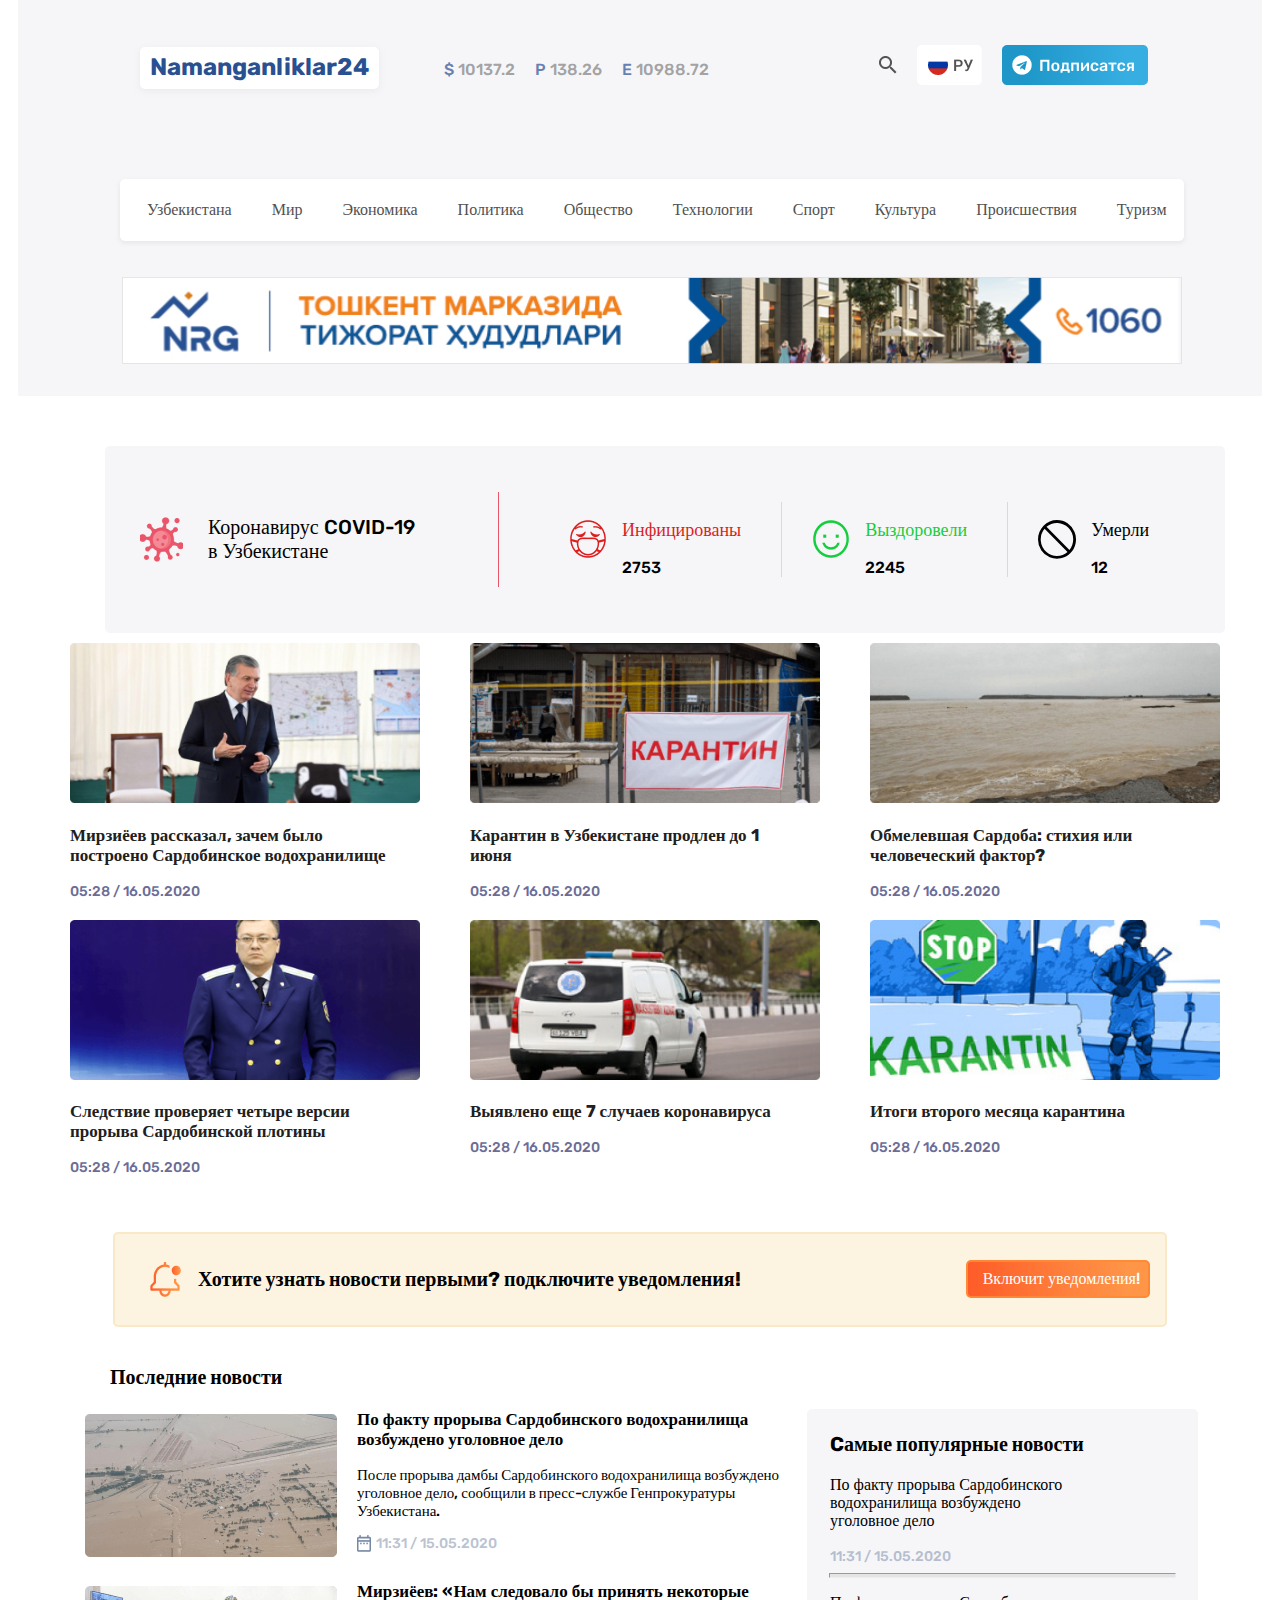
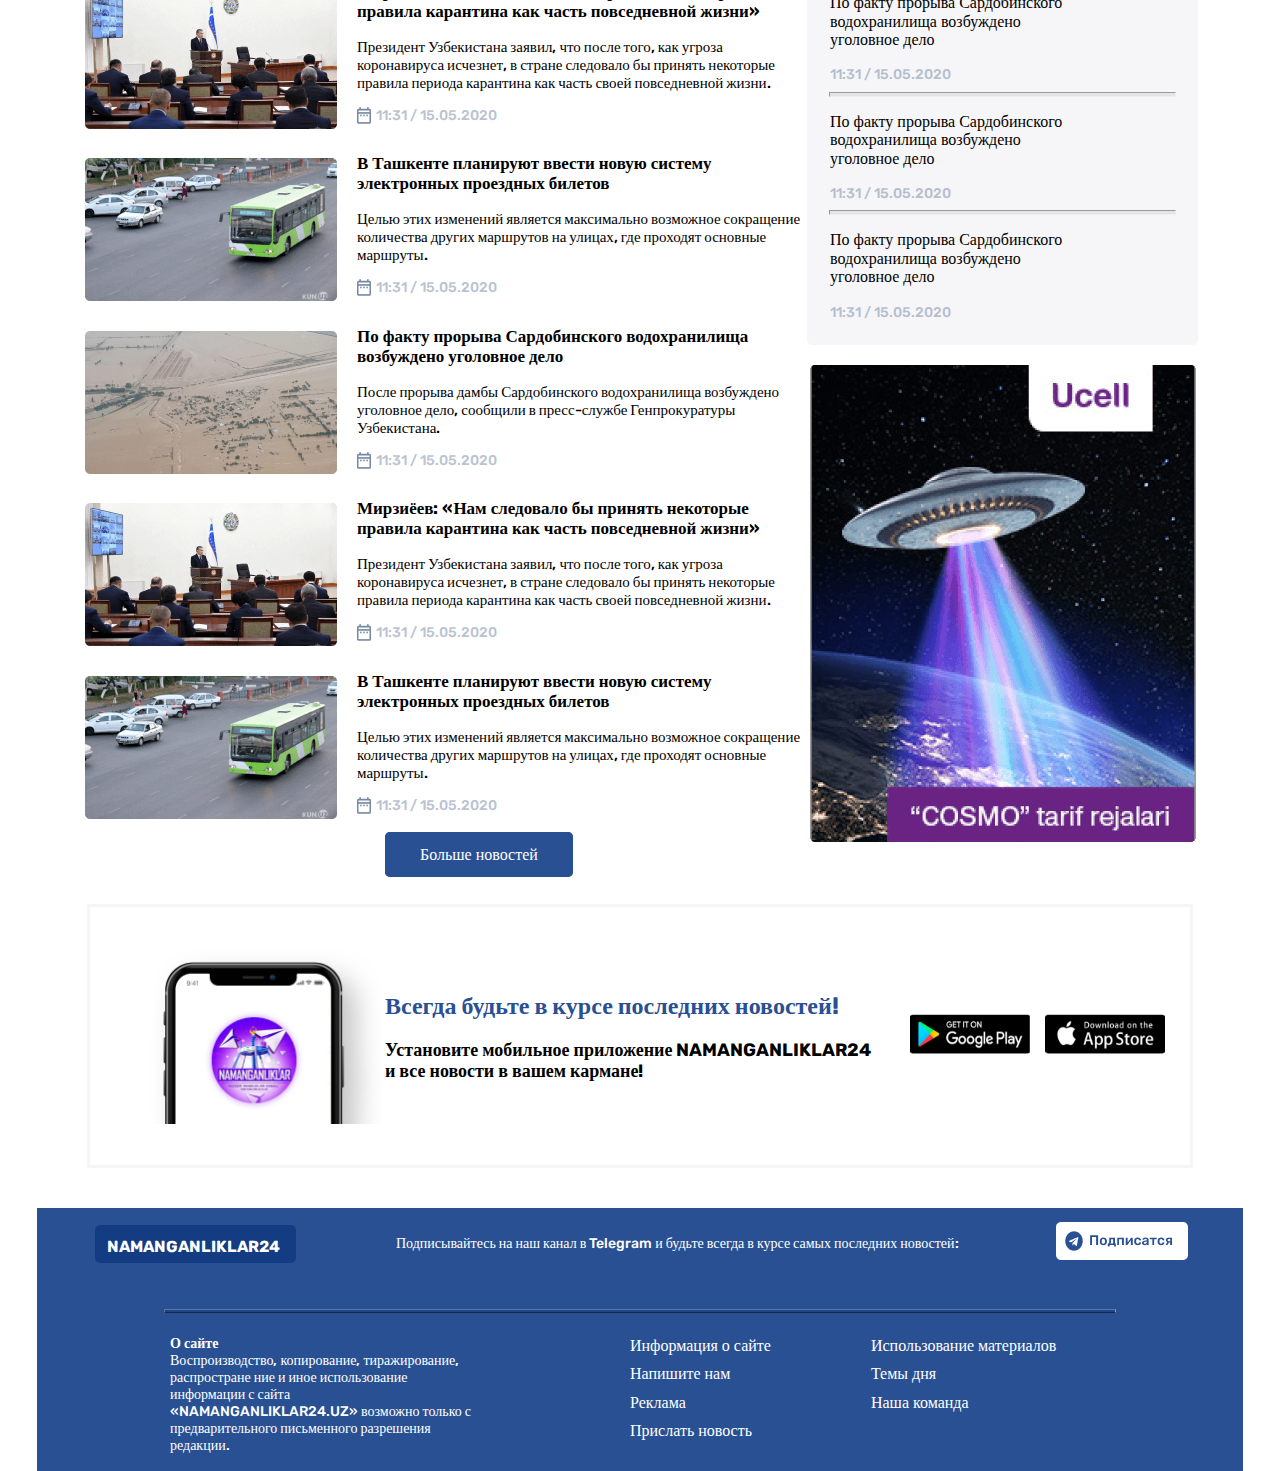
<file: index.html>
<!DOCTYPE html>
<html lang="en">
<head>
    <meta charset="UTF-8">
    <meta http-equiv="X-UA-Compatible" content="IE=edge">
    <meta name="viewport" content="width=device-width, initial-scale=1.0">
    <title>Namanganliklar</title>
    <link rel="stylesheet" href="css/normalize.css">
    <link rel="stylesheet" href="css/minifer.css">
</head>
<body>
        <header class="header-contant rectangle-container">
            <div class="rectangle rectangle-container">
            
                <h2 class="rectangle-title">
                    Namanganliklar24
                </h2>
                <div class="rectangle-list">
                    <ul class="rectangle-text">
                        <li class="rectangle-text-list">
                            <span class="rectangle-items">$</span> 10137.2
                        </li>
                        <li class="rectangle-text-list">
                            <span class="rectangle-items">P</span> 138.26
                        </li>
                        <li class="rectangle-text-list">
                            <span class="rectangle-items">E</span> 10988.72
                        </li>
                    </ul>
                </div>
                
                 
                    <img class="img-rectangle lupa" src="img/lupa.png.png" alt="lupa.png">
                
                    <img class="img-rectangle" src="img/rus-flag.1x.png" alt="language" 
                    srcset="img/rus-flag.1x.png, img/rus-flag.2x.png">
    
                    <img class="img-rectangle" src="img/telegramm-link.1x.png" alt="telegramm-link" 
                    srcset="img/telegramm-link.1x.png, img/telegramm-link.2x.png">
                 
            </div>
    
            <nav>
                <div class="container-mir">
                    <ul class="list-mir">
                        <li class="mir-items">
                            <a class="mir-link uzbekistan" href="#">Узбекистана</a>
                        </li>
                        <li class="mir-items">
                            <a class="mir-link" href="#"> Мир </a>
                        </li>
                        <li class="mir-items"> 
                           <a class="mir-link" href="#"> Экономика</a>
                        </li>
                        <li class="mir-items"> 
                            <a class="mir-link" href="#">Политика </a>
                        </li>
                        <li class="mir-items"> 
                            <a class="mir-link" href="#">Общество</a>
                        </li>
                        <li class="mir-items">
                            <a class="mir-link" href="#">Технологии</a>
                        </li>
                        <li class="mir-items">
                            <a class="mir-link" href="#">Спорт</a>
                        </li>
                        <li class="mir-items">
                            <a class="mir-link" href="#"> Культура </a>
                        </li>
                        <li class="mir-items">
                            <a class="mir-link" href="#"> Происшествия </a>
                        </li>
                        <li class="mir-items">
                            <a class="mir-link" href="#"> Туризм </a>
                        </li>
                    </ul>
                </div>
            </nav>
            <aside class="container-img">
                    <a href="#">
                     <img class="reklama-img" src="img/reklama-banner.svg" alt="banner">
                    </a>
            </aside>
        </header>

        <main>
            <section>
                <div class="info">
                    <div class="container">
                        <div class="info-content">
                            <div class="info-title-wrapper">
                                <img class="info-img" src="img/covid.png" alt="covid-img">
                                <p class="info-title">
                                   Коронавирус COVID-19
                                   в Узбекистане
                                </p>
                                <ul class="info-list">
                                    <li class="info-list-item">
                                        <img class="info-list-img" src="img/virus.png" alt="virus">
                                        <div class="info-list-content-wrapper">
                                            <p class="info-list-content-title red-text">
                                               Инфицированы                                   
                                            </p>
                                            <span class="info-list-content-num">
                                                   2753
                                            </span>
                                        </div>
                                    </li>
                                    <li class="info-list-item">
                                        <img class="info-list-img" src="img/smayler.png" alt="smayler">
                                        <div class="info-list-content-wrapper">
                                            <p class="info-list-content-title green-text">
                                               Выздоровели
                                            </p>
                                            <span class="info-list-content-num">
                                                   2245
                                            </span>
                                        </div>
                                    </li>
                                    <li class="info-list-item">
                                        <img class="info-list-img" src="img/umer.svg" alt="ummer-img">
                                        <div class="info-list-content-wrapper">
                                            <p class="info-list-content-title">
                                               Умерли
                                            </p>
                                            <span class="info-list-content-num">
                                                   12
                                            </span>
                                        </div>
                                    </li>
                                </ul>
                            </div>
                        </div>
                </div>
            </div>
        </section>
    
        <section>
            <div class="contant-info container-info">
                <div>
                    <div class="contant-list">
                        <img class="contant-img prezident-img" src="img/prezident.jpg" alt="img" 
                        width="350" 
                        height="160">
                        <p class="contant-text prezident-text">
                            Мирзиёев рассказал, зачем было построено Сардобинское водохранилище
                        </p>
                        <span class="contant-num year">
                            05:28 / 16.05.2020
                        </span>
                    </div>
                </div>
                <div>
                    <div class="contant-list">
                        <img class="contant-img" src="img/karantin-01.png" alt="img" 
                        width="350" 
                        height="160">
                        <p class="contant-text">
                            Карантин в Узбекистане продлен до 1 июня
                        </p>
                        <span class="contant-num">
                            05:28 / 16.05.2020
                        </span>
                    </div>
                </div>
                <div>
                    <div class="contant-list">
                        <img class="contant-img" src="img/sardoba -01.png" alt="img" 
                        width="350" 
                        height="160">
                        <p class="contant-text sardoba-text">
                            Обмелевшая Сардоба: стихия или человеческий фактор?
                        </p>
                        <span class="contant-num">
                            05:28 / 16.05.2020
                        </span>
                    </div>
                </div>
        
                </div>
        
                <div class="contant-info container-info">
                    <div>
                        <div class="contant-list">
                            <img class="contant-img prezident-img" src="img/prokuror (1).png" alt="img" 
                            width="350" 
                            height="160">
                            <p class="contant-text prezident-text">
                                Следствие проверяет четыре версии прорыва Сардобинской плотины
                            </p>
                            <span class="contant-num year">
                                05:28 / 16.05.2020
                            </span>
                        </div>
                    </div>
                    <div>
                        <div class="contant-list">
                            <img class="contant-img" src="img/tez-yordam (1).jpg" alt="img" 
                            width="350" 
                            height="160">
                            <p class="contant-text">
                                Выявлено еще 7 случаев коронавируса
                            </p>
                            <span class="contant-num">
                                05:28 / 16.05.2020
                            </span>
                        </div>
                    </div>
                    <div>
                        <div class="contant-list">
                            <img class="contant-img" src="img/stop-karantin (1).jpg" alt="img" 
                            width="350" 
                            height="160">
                            <p class="contant-text sardoba-text">
                                Итоги второго месяца карантина
                            </p>
                            <span class="contant-num">
                                05:28 / 16.05.2020
                            </span>
                        </div>
                    </div>
                </div>
        </section>
            
           <section>
            <div class="icon-contant icon-container">
                <img class="icon-img" src="img/Qongiroq-icon.png" alt="icon-img">
                
                  <p class="icon-text">
                    Хотите узнать новости первыми? подключите уведомления!
                 </p>
    
                <a class="icon-link" href="list.html">Включит  уведомления!</a>
            </div>
    
           <div class="novosti-container">
                <h3 class="items-text">
                      Последние новости
                </h3>
           </div>
        </section>
            
        <section>
            <div class="outline-about container-father">
                <div>
                   <div class="father-contant container-father">
                     <div>
                         <img class="message-img" src="img/world.png" alt="img">
                     </div>
                     <div class="father-wrapper">
                        <p class="father-wrapper-text">
                             По факту прорыва Сардобинского водохранилища возбуждено уголовное дело
                         </p>
                         <p class="father-wrapper-paragraph">
                             После прорыва дамбы Сардобинского водохранилища возбуждено
                              уголовное дело, сообщили в пресс-службе Генпрокуратуры Узбекистана.
                         </p>
                         <div class="vector-wrapper">
                             <img class="vector-img" src="img/Vector (3).png" alt="img">
                             <span class="vector-num">
                                 11:31 / 15.05.2020
                             </span>
                         </div>
                     </div>
                 </div>
                 
                 
                 <div class="father-contant container-father">
                     <div>
                         <img class="message-img" src="img/majlis.png" alt="img">
                     </div>
                     <div class="father-wrapper">
                        <p class="father-wrapper-text">
                         Мирзиёев: «Нам следовало бы принять некоторые правила 
                         карантина как часть повседневной жизни»                
                         </p>
                         <p class="father-wrapper-paragraph">
                             Президент Узбекистана заявил, что после того, как угроза коронавируса исчезнет, в стране 
                             следовало бы принять некоторые правила периода карантина как часть своей повседневной жизни.
                         </p>
                         <div class="vector-wrapper">
                             <img class="vector-img" src="img/Vector (3).png" alt="img">
                             <span class="vector-num">
                                 11:31 / 15.05.2020
                             </span>
                         </div>
                     </div>
                 </div>
         
                 
                 <div class="father-contant container-father">
                     <div>
                         <img class="message-img" src="img/street.png" alt="img">
                     </div>
                     <div class="father-wrapper">
                        <p class="father-wrapper-text">
                         В Ташкенте планируют ввести новую систему электронных проездных билетов
                         </p>
                         <p class="father-wrapper-paragraph">
                             Целью этих изменений является максимально возможное сокращение количества 
                             других маршрутов на улицах, где проходят основные маршруты.
                         </p>
                         <div class="vector-wrapper">
                             <img class="vector-img" src="img/Vector (3).png" alt="img">
                             <span class="vector-num">
                                 11:31 / 15.05.2020
                             </span>
                         </div>
                     </div>
                 </div>
       
                 <div class="father-contant container-father">
                   <div>
                       <img class="message-img" src="img/world.png" alt="img">
                   </div>
                   <div class="father-wrapper">
                      <p class="father-wrapper-text">
                           По факту прорыва Сардобинского водохранилища возбуждено уголовное дело
                       </p>
                       <p class="father-wrapper-paragraph">
                           После прорыва дамбы Сардобинского водохранилища возбуждено
                            уголовное дело, сообщили в пресс-службе Генпрокуратуры Узбекистана.
                       </p>
                       <div class="vector-wrapper">
                           <img class="vector-img" src="img/Vector (3).png" alt="img">
                           <span class="vector-num">
                               11:31 / 15.05.2020
                           </span>
                       </div>
                   </div>
               </div>
               
               
               <div class="father-contant container-father">
                   <div>
                       <img class="message-img" src="img/majlis.png" alt="img">
                   </div>
                   <div class="father-wrapper">
                      <p class="father-wrapper-text">
                       Мирзиёев: «Нам следовало бы принять некоторые правила 
                       карантина как часть повседневной жизни»                
                       </p>
                       <p class="father-wrapper-paragraph">
                           Президент Узбекистана заявил, что после того, как угроза коронавируса исчезнет, в стране 
                           следовало бы принять некоторые правила периода карантина как часть своей повседневной жизни.
                       </p>
                       <div class="vector-wrapper">
                           <img class="vector-img" src="img/Vector (3).png" alt="img">
                           <span class="vector-num">
                               11:31 / 15.05.2020
                           </span>
                       </div>
                   </div>
               </div>
       
               
               <div class="father-contant container-father">
                   <div>
                       <img class="message-img" src="img/street.png" alt="img">
                   </div>
                   <div class="father-wrapper">
                      <p class="father-wrapper-text">
                       В Ташкенте планируют ввести новую систему электронных проездных билетов
                       </p>
                       <p class="father-wrapper-paragraph">
                           Целью этих изменений является максимально возможное сокращение количества 
                           других маршрутов на улицах, где проходят основные маршруты.
                       </p>
                       <div class="vector-wrapper">
                           <img class="vector-img" src="img/Vector (3).png" alt="img">
                           <span class="vector-num">
                               11:31 / 15.05.2020
                           </span>
                       </div>
                   </div>
               </div>
                 </div>
                 
                 <div>
                   <div class="about-reference">
                       <h3 class="reference-title">
                           Cамые популярные новости
                       </h3>
                       <p class="reference-text">
                           По факту прорыва Сардобинского водохранилища 
                           возбуждено уголовное дело
                       </p>
                       <span class="reference-date">
                           11:31 / 15.05.2020
                       </span>
                       <hr class="reference-solid">
                       <p class="reference-text">
                           По факту прорыва Сардобинского водохранилища возбуждено уголовное дело
                       </p>
                       <span class="reference-date">
                           11:31 / 15.05.2020
                       </span>
                       <hr class="reference-solid">
                       <p class="reference-text">
                           По факту прорыва Сардобинского водохранилища возбуждено уголовное дело
                       </p>
                       <span class="reference-date">
                           11:31 / 15.05.2020
                       </span>
                       <hr class="reference-solid">
                       <p class="reference-text">
                           По факту прорыва Сардобинского водохранилища возбуждено уголовное дело
                       </p>
                       <span class="reference-date">
                           11:31 / 15.05.2020
                       </span>
                   </div>
                   <aside class="img-about">
                    <img src="img/ucell-company.png" alt="ucell-img">
                </aside>
                </div>
           </div>
        </section>
    
           <div class="link container-link">
               <a class="message-link" href="#">Больше новостей</a>
           </div>
    
          <section>
            <div class="reklama-content container-items">
                <img class="phone-img" src="img/telephone.png" alt="phone-img" 
                width="235" 
                height="175">
     
                <div>
                 <h2 class="title-items">
                     Всегда будьте в курсе последних новостей!
                    </h2>
                    <p class="paragraph-items">
                     Установите мобильное приложение <span class="about-namang">Namanganliklar24</span>
                     и все новости в вашем кармане!
                    </p>
                </div>
                 <a href="#">
                     <img class="play-img" src="img/googleplay.png" alt="play-img" 
                     width="120" 
                     height="40">
                 </a>
                 <a href="#">
                     <img src="img/appstore.png" alt="play-img"
                     width="120" 
                     height="40">
                 </a>
            </div>
          </section>
        </main>

       <footer>
                <div class="sayt-wrapper container-sayt">
                   <div class="about-sayt">
                    <h2 class="sayt-title">
                        NAMANGANLIKLAR24
                    </h2>
                    <p class="sayt-paragraph">
                        Подписывайтесь на наш канал в Telegram и будьте всегда в курсе самых последних новостей:
                    </p>
                    
                    <a href="#">
                        <img src="img/telegramm-link.png" alt="img">
                    </a>
                   </div>
                   
                   <hr class="sayt-solid">
                   
                   <div class="sayt-contant">
                            <p class="items-paragraph">
                                <span class="items">О сайте </span>
                                Воспроизводство, копирование, тиражирование, распростране ние и иное использование информации с сайта 
                                «NAMANGANLIKLAR24.UZ» возможно только с предварительного письменного разрешения редакции.
                            </p>
                            <ul class="sayt-list">
                                <li class="sayt-list-wrapper">
                                    <a class="sayt-list-link" href="#">Информация о сайте </a>
                                </li>
                                <li class="sayt-list-wrapper">
                                    <a class="sayt-list-link" href="#">Напишите нам </a>
                                </li>
                                <li class="sayt-list-wrapper">
                                    <a class="sayt-list-link" href="#">Реклама </a>
                                </li>
                                <li class="sayt-list-wrapper">
                                    <a class="sayt-list-link" href="#">Прислать новость </a>
                                </li>
                            </ul>

                            <ul class="sayt-list">
                                <li class="sayt-list-wrapper">
                                    <a class="sayt-list-items" href="#">Использование материалов</a>
                                </li>
                                <li class="sayt-list-wrapper">
                                    <a class="sayt-list-items" href="#"> Темы дня</a>
                                </li>
                                <li class="sayt-list-wrapper">
                                    <a class="sayt-list-items" href="#">  Наша команда</a>
                                </li>
                            </ul>
                    </div>
                </div>
        </footer>
        
</body>
</html>
</file>
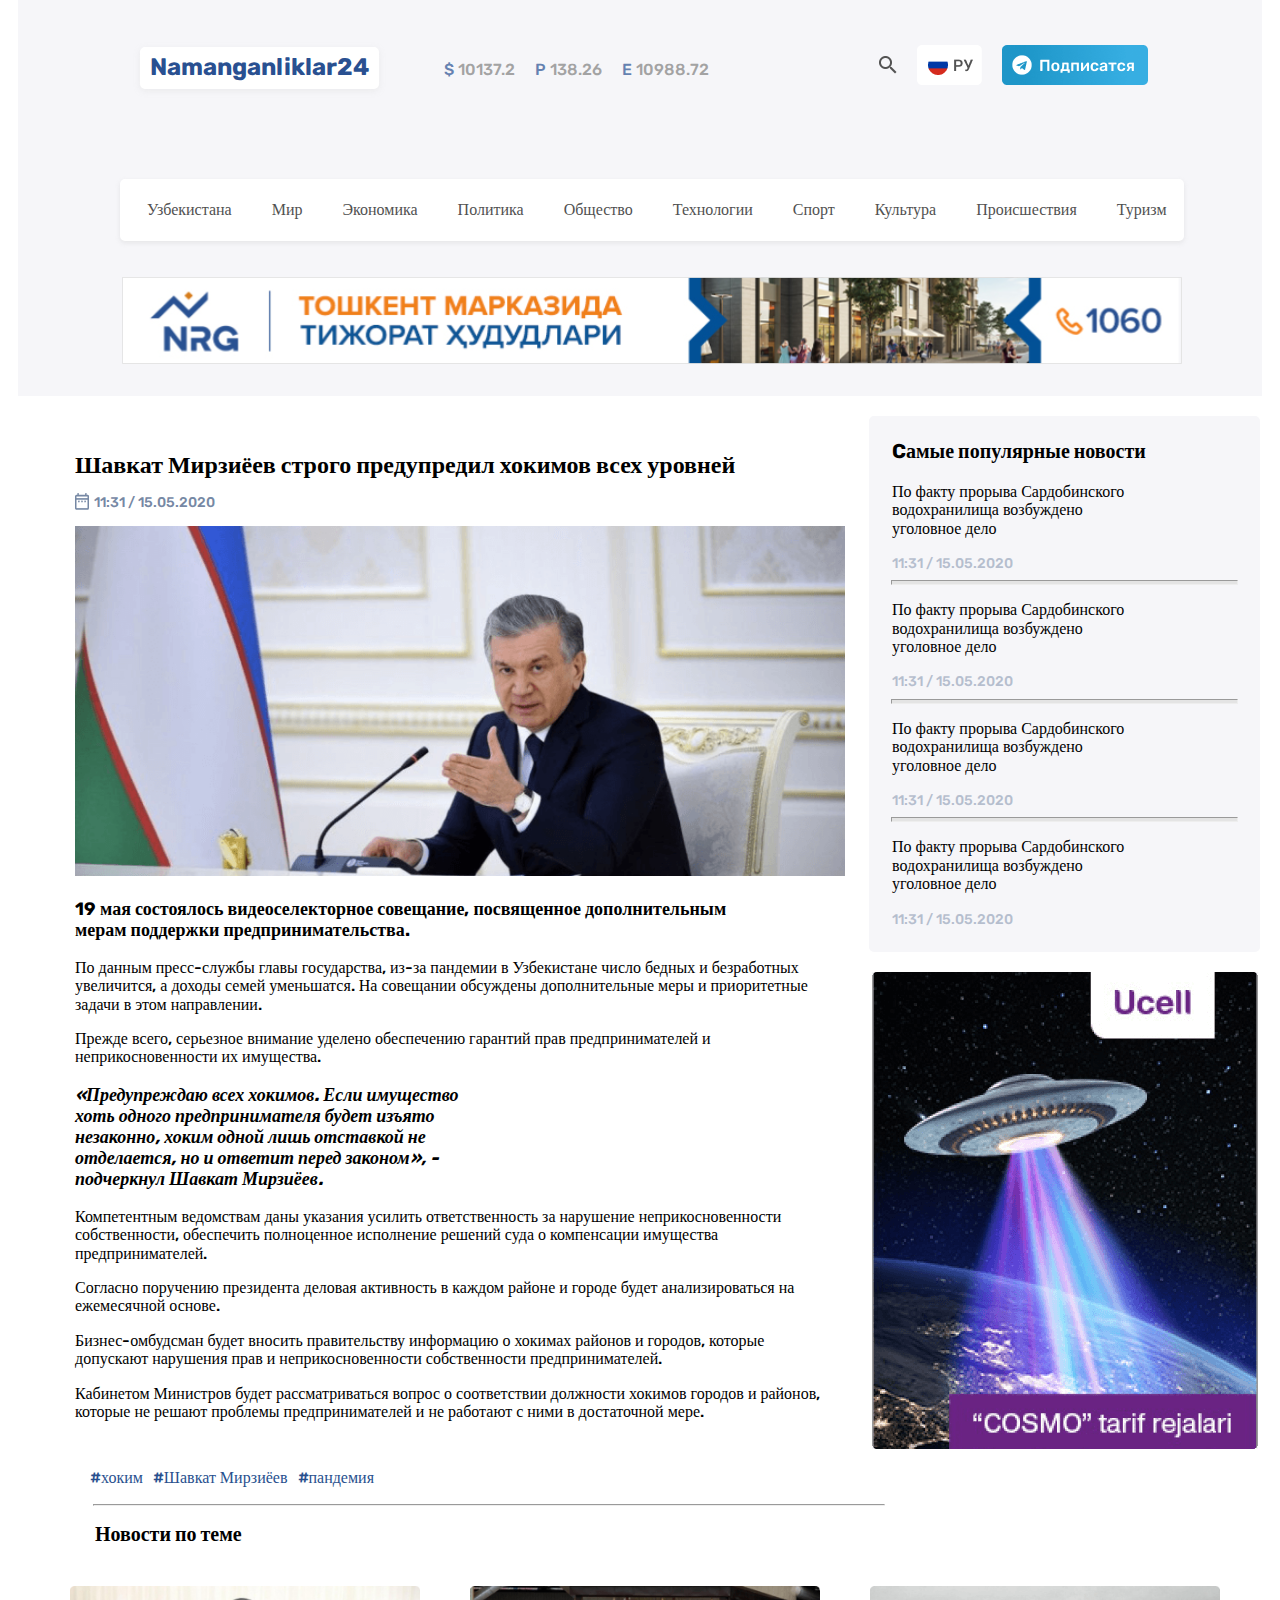
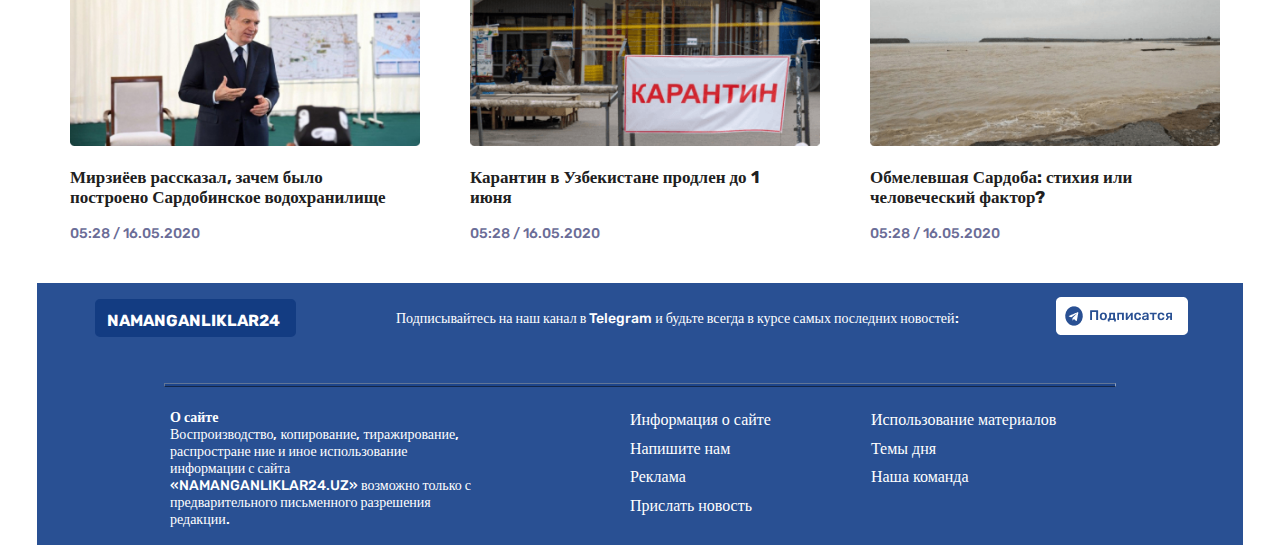
<file: article.html>
<!DOCTYPE html>
<html lang="en">
<head>
    <meta charset="UTF-8">
    <meta http-equiv="X-UA-Compatible" content="IE=edge">
    <meta name="viewport" content="width=device-width, initial-scale=1.0">
    <title>Article</title>
    <link rel="stylesheet" href="css/normalize.css">
    <link rel="stylesheet" href="css/minifer.css">
</head>
<body>
        
    <header class="header-contant rectangle-container">
        <div class="rectangle rectangle-container">
        
            <h2 class="rectangle-title">
                Namanganliklar24
            </h2>
            <div class="rectangle-list">
                <ul class="rectangle-text">
                    <li class="rectangle-text-list">
                        <span class="rectangle-items">$</span> 10137.2
                    </li>
                    <li class="rectangle-text-list">
                        <span class="rectangle-items">P</span> 138.26
                    </li>
                    <li class="rectangle-text-list">
                        <span class="rectangle-items">E</span> 10988.72
                    </li>
                </ul>
            </div>
            
             
                <img class="img-rectangle lupa" src="img/lupa.png.png" alt="lupa.png">
            
                <img class="img-rectangle" src="img/rus-flag.1x.png" alt="language" 
                srcset="img/rus-flag.1x.png, img/rus-flag.2x.png">

                <img class="img-rectangle" src="img/telegramm-link.1x.png" alt="telegramm-link" 
                srcset="img/telegramm-link.1x.png, img/telegramm-link.2x.png">
             
        </div>

                <nav>
                    <div class="container-mir">
                        <ul class="list-mir">
                            <li class="mir-items">
                                <a class="mir-link uzbekistan" href="#">Узбекистана</a>
                            </li>
                            <li class="mir-items">
                                <a class="mir-link" href="#"> Мир </a>
                            </li>
                            <li class="mir-items"> 
                               <a class="mir-link" href="#"> Экономика</a>
                            </li>
                            <li class="mir-items"> 
                                <a class="mir-link" href="#">Политика </a>
                            </li>
                            <li class="mir-items"> 
                                <a class="mir-link" href="#">Общество</a>
                            </li>
                            <li class="mir-items">
                                <a class="mir-link" href="#">Технологии</a>
                            </li>
                            <li class="mir-items">
                                <a class="mir-link" href="#">Спорт</a>
                            </li>
                            <li class="mir-items">
                                <a class="mir-link" href="#"> Культура </a>
                            </li>
                            <li class="mir-items">
                                <a class="mir-link" href="#"> Происшествия </a>
                            </li>
                            <li class="mir-items">
                                <a class="mir-link" href="#"> Туризм </a>
                            </li>
                        </ul>
                    </div>
                </nav>
                <aside class="container-img">
                    
                        <a href="#">
                         <img class="reklama-img" src="img/reklama-banner.svg" alt="banner">
                        </a>
                     
                </aside>
      </header>

    <article>
            <div class="assembly container-father">
                <div class="assembly-contant">
                    <h2 class="assembly-title">
                        Шавкат Мирзиёев строго предупредил хокимов всех уровней
                    </h2>

                    <div class="date-wrapper">
                        <img class="date-img" src="img/Vector (3).png" alt="img">
                        <span class="vector-date">
                            11:31 / 15.05.2020
                        </span>
                    </div>
                    
                    <img class="assembly-img" src="img/prezident 1x.png" alt="prezident-img" 
                    srcset="img/prezident 1x.png, img/prezident 2x.png" 
                    width="770" 
                    height="350">

                        <p class="about-may">
                            19 мая состоялось видеоселекторное совещание, 
                            посвященное дополнительным мерам поддержки предпринимательства.
                        </p>
                        <p class="assembly-paragraph">
                            По данным пресс-службы главы государства, из-за пандемии в Узбекистане число бедных 
                            и безработных увеличится, а доходы семей уменьшатся. На совещании обсуждены 
                            дополнительные меры и приоритетные задачи в этом направлении.
                        </p>
                        <p class="assembly-paragraph">
                            Прежде всего, серьезное внимание уделено обеспечению гарантий прав 
                            предпринимателей и неприкосновенности их имущества.
                        </p>
                        <p class="assembly-text">
                             <em>
                                «Предупреждаю всех хокимов. Если имущество хоть одного предпринимателя будет 
                                изъято незаконно, хоким одной лишь отставкой не отделается, но и ответит перед 
                                законом», - подчеркнул Шавкат Мирзиёев.
                             </em>
                        </p>
                       <p class="assembly-paragraph">
                            Компетентным ведомствам даны указания усилить ответственность за нарушение
                             неприкосновенности собственности, обеспечить полноценное исполнение решений
                              суда о компенсации имущества предпринимателей.
                       </p>
                        <p class="assembly-paragraph">
                            Согласно поручению президента деловая активность в каждом районе и городе будет
                             анализироваться на ежемесячной основе.
                       </p>
                        <p class="assembly-paragraph">
                            Бизнес-омбудсман будет вносить правительству информацию о хокимах районов
                            и городов, которые допускают нарушения прав и неприкосновенности собственности
                             предпринимателей.
                        </p>
    
                        <p class="assembly-paragraph">
                            Кабинетом Министров будет рассматриваться вопрос о соответствии должности хокимов
                            городов и районов, которые не решают проблемы предпринимателей и не работают 
                            с ними в достаточной мере.
                        </p>
                </div>
                <section>
                    <div>
                        <div class="about-reference">
                            <h3 class="reference-title">
                                Cамые популярные новости
                            </h3>
                            <p class="reference-text">
                                По факту прорыва Сардобинского водохранилища 
                                возбуждено уголовное дело
                            </p>
                            <span class="reference-date">
                                11:31 / 15.05.2020
                            </span>
                            <hr class="reference-solid">
                            <p class="reference-text">
                                По факту прорыва Сардобинского водохранилища возбуждено уголовное дело
                            </p>
                            <span class="reference-date">
                                11:31 / 15.05.2020
                            </span>
                            <hr class="reference-solid">
                            <p class="reference-text">
                                По факту прорыва Сардобинского водохранилища возбуждено уголовное дело
                            </p>
                            <span class="reference-date">
                                11:31 / 15.05.2020
                            </span>
                            <hr class="reference-solid">
                            <p class="reference-text">
                                По факту прорыва Сардобинского водохранилища возбуждено уголовное дело
                            </p>
                            <span class="reference-date">
                                11:31 / 15.05.2020
                            </span>
                        </div>
                  
                        <aside class="img-about">
                                <img src="img/ucell-company.png" alt="ucell-img">
                        </aside>
                      </div>
                </section>
               </div>
            </div>
            <div>
                <ul class="content-list container-father">
                    <li class="content-wrapper link-hokim">
                        <a class="list-link" href="contact.html">#хоким</a>
                    </li>
                    <li class="content-wrapper">
                        <a class="list-link" href="contact.html">
                            #Шавкат Мирзиёев
                        </a>
                    </li>
                    <li class="content-wrapper">
                        <a class="list-link" href="contact.html">#пандемия</a>
                    </li>
                </ul>
                <div class="container-father">
                    <hr class="list-solid">
                </div>
            </div>
    </article>

    <main>
        <section>
            <div class="container-info">
                <h2 class="main-text">
                    Новости по теме
                </h2>
            </div>
            <div class="contant-info container-info">
                <div>
                    <div class="contant-list">
                        <img class="contant-img prezident-img" src="img/prezident.jpg" alt="img" 
                        width="350" 
                        height="160">
                        <p class="contant-text prezident-text">
                            Мирзиёев рассказал, зачем было построено Сардобинское водохранилище
                        </p>
                        <span class="contant-num year">
                            05:28 / 16.05.2020
                        </span>
                    </div>
                </div>
                <div>
                    <div class="contant-list">
                        <img class="contant-img" src="img/karantin-01.png" alt="img" 
                        width="350" 
                        height="160">
                        <p class="contant-text">
                            Карантин в Узбекистане продлен до 1 июня
                        </p>
                        <span class="contant-num">
                            05:28 / 16.05.2020
                        </span>
                    </div>
                </div>
                <div>
                    <div class="contant-list">
                        <img class="contant-img" src="img/sardoba -01.png" alt="img" 
                        width="350" 
                        height="160">
                        <p class="contant-text sardoba-text">
                            Обмелевшая Сардоба: стихия или человеческий фактор?
                        </p>
                        <span class="contant-num">
                            05:28 / 16.05.2020
                        </span>
                    </div>
                </div>
            </div>
        </section>
    </main>
    
    <footer>
        <div class="sayt-wrapper container-sayt">
            <div class="about-sayt">
             <h2 class="sayt-title">
                 NAMANGANLIKLAR24
             </h2>
             <p class="sayt-paragraph">
                 Подписывайтесь на наш канал в Telegram и будьте всегда в курсе самых последних новостей:
             </p>
             
             <a href="#">
                 <img src="img/telegramm-link.png" alt="img">
             </a>
            </div>
            
            <hr class="sayt-solid">
            
            <div class="sayt-contant">
                     <p class="items-paragraph">
                         <span class="items">О сайте </span>
                         Воспроизводство, копирование, тиражирование, распростране ние и иное использование информации с сайта 
                         «NAMANGANLIKLAR24.UZ» возможно только с предварительного письменного разрешения редакции.
                     </p>
                     <ul class="sayt-list">
                         <li class="sayt-list-wrapper">
                             <a class="sayt-list-link" href="#">Информация о сайте </a>
                         </li>
                         <li class="sayt-list-wrapper">
                             <a class="sayt-list-link" href="#">Напишите нам </a>
                         </li>
                         <li class="sayt-list-wrapper">
                             <a class="sayt-list-link" href="#">Реклама </a>
                         </li>
                         <li class="sayt-list-wrapper">
                             <a class="sayt-list-link" href="#">Прислать новость </a>
                         </li>
                     </ul>

                     <ul class="sayt-list">
                         <li class="sayt-list-wrapper">
                             <a class="sayt-list-items" href="#">Использование материалов</a>
                         </li>
                         <li class="sayt-list-wrapper">
                             <a class="sayt-list-items" href="#"> Темы дня</a>
                         </li>
                         <li class="sayt-list-wrapper">
                             <a class="sayt-list-items" href="#">  Наша команда</a>
                         </li>
                     </ul>
             </div>
         </div>
    </footer>

</body>
</html>
</file>
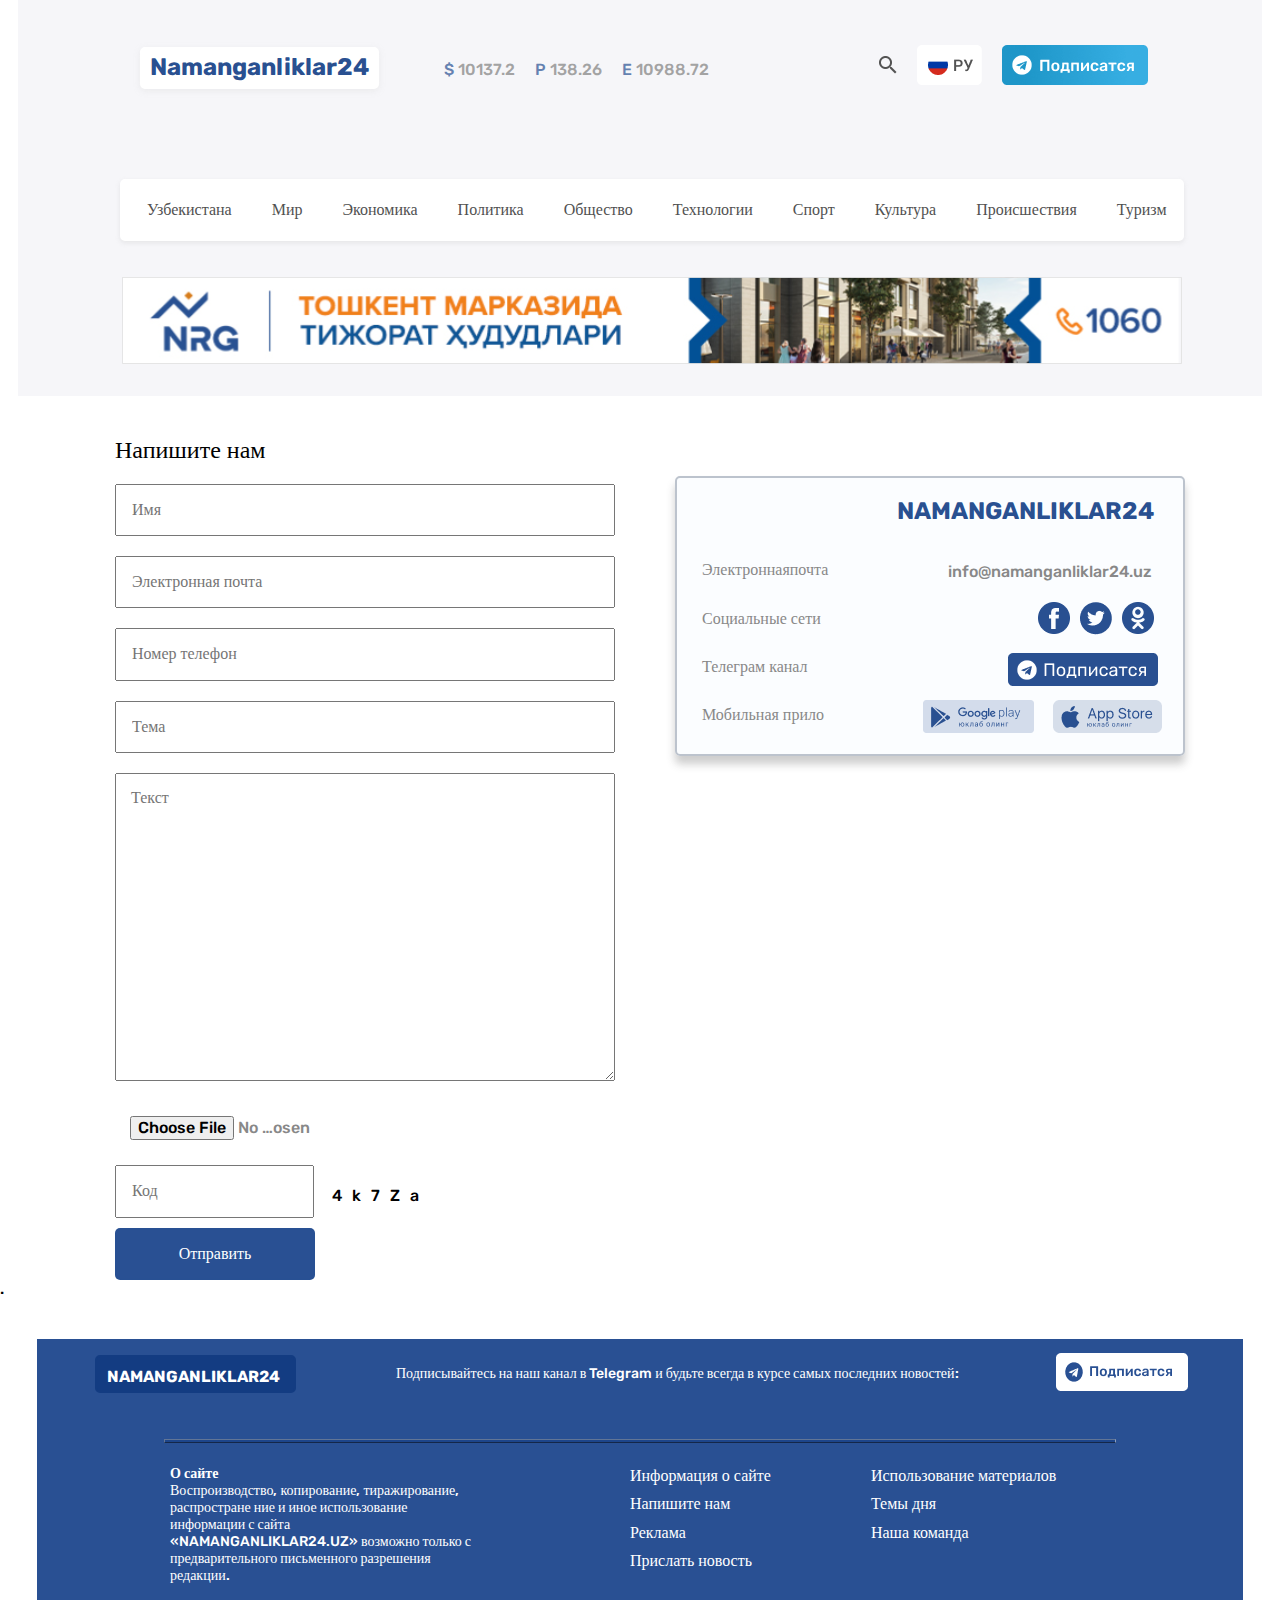
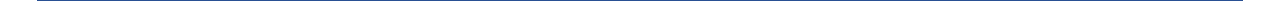
<file: contact.html>
<!DOCTYPE html>
<html lang="en">
<head>
    <meta charset="UTF-8">
    <meta http-equiv="X-UA-Compatible" content="IE=edge">
    <meta name="viewport" content="width=device-width, initial-scale=1.0">
    <title>Contact</title>
    <link rel="stylesheet" href="css/normalize.css">
    <link rel="stylesheet" href="css/minifer.css">
</head>
<body>
            <header class="header-contant rectangle-container">
                <div class="rectangle rectangle-container">
                
                    <h2 class="rectangle-title">
                        Namanganliklar24
                    </h2>
                    <div class="rectangle-list">
                        <ul class="rectangle-text">
                            <li class="rectangle-text-list">
                                <span class="rectangle-items">$</span> 10137.2
                            </li>
                            <li class="rectangle-text-list">
                                <span class="rectangle-items">P</span> 138.26
                            </li>
                            <li class="rectangle-text-list">
                                <span class="rectangle-items">E</span> 10988.72
                            </li>
                        </ul>
                    </div>
                    
                     
                        <img class="img-rectangle lupa" src="img/lupa.png.png" alt="lupa.png">
                    
                        <img class="img-rectangle" src="img/rus-flag.1x.png" alt="language" 
                        srcset="img/rus-flag.1x.png, img/rus-flag.2x.png">
        
                        <img class="img-rectangle" src="img/telegramm-link.1x.png" alt="telegramm-link" 
                        srcset="img/telegramm-link.1x.png, img/telegramm-link.2x.png">
                     
                </div>
        
                <nav>
                    <div class="container-mir">
                        <ul class="list-mir">
                            <li class="mir-items">
                                <a class="mir-link uzbekistan" href="#">Узбекистана</a>
                            </li>
                            <li class="mir-items">
                                <a class="mir-link" href="#"> Мир </a>
                            </li>
                            <li class="mir-items"> 
                               <a class="mir-link" href="#"> Экономика</a>
                            </li>
                            <li class="mir-items"> 
                                <a class="mir-link" href="#">Политика </a>
                            </li>
                            <li class="mir-items"> 
                                <a class="mir-link" href="#">Общество</a>
                            </li>
                            <li class="mir-items">
                                <a class="mir-link" href="#">Технологии</a>
                            </li>
                            <li class="mir-items">
                                <a class="mir-link" href="#">Спорт</a>
                            </li>
                            <li class="mir-items">
                                <a class="mir-link" href="#"> Культура </a>
                            </li>
                            <li class="mir-items">
                                <a class="mir-link" href="#"> Происшествия </a>
                            </li>
                            <li class="mir-items">
                                <a class="mir-link" href="#"> Туризм </a>
                            </li>
                        </ul>
                    </div>
                </nav>
        
                <aside class="container-img">
                        <a href="#">
                         <img class="reklama-img" src="img/reklama-banner.svg" alt="banner">
                        </a>
                </aside>
            </header>

            <main class="main container-father">
                   <div class="main-contant">
                    <h2 class="main-title">
                        Напишите нам
                    </h2>
                    <form 
                    class="form"
                    action="https// echo.htmlacademy.ru">
                        <input 
                        class="input"
                        type="text" 
                        name="first-name"
                        placeholder="Имя"
                        required>
                        <input
                        class="input" 
                        type="text"
                        name="gmail"
                        placeholder="Электронная почта"
                        required>
                        <input
                        class="input" 
                        type="tel" 
                        name="nomer" 
                        placeholder="Номер телефон"
                        required>
                        <input
                        class="input" 
                        type="text"
                        name="mavzu"
                        placeholder="Тема"
                        required>

                        <textarea class="textarea" cols="40" rows="15" placeholder="Текст"></textarea>
                    </form>

                    <form class="form-file" action="https// echo.htmlacademy.ru">
                        <input
                        class="input-file" 
                        type="file"
                        placeholder="Прикрепить файл"
                        required>
                        <div class="wrapper-input">
                        <input 
                        class="input-file" 
                        type="password"
                        placeholder="Код"
                        required>
                        <span class="items-kod">
                            4k7Za
                        </span>
                        </div>
                        <button class="password-items" type="submit">Отправить</button>
                    </form>
                   </div>
                   
                   <div class="wrapper-father">
                    <h2 class="title-namang">
                        Namanganliklar24
                    </h2>
                    <div class="wrapper-contant">
                           <ul class="wrapper-contant-list">
                               <li class="list-items">
                                   <a class="wrapper-list-link" href="#">Электроннаяпочта</a>
                               </li>
                               <li class="list-items">
                                    <a class="wrapper-list-link" href="#">Социальные сети</a>
                               </li>
                               <li class="list-items">
                                    <a class="wrapper-list-link" href="#">Телеграм канал</a>
                               </li>
                               <li class="list-items">
                                    <a class="wrapper-list-link" href="#">Мобильная прило</a>
                               </li>
                           </ul>
                       
                       <div class="contant-items">
                           <span class="gmail-info">
                                info@namanganliklar24.uz
                           </span>
                          <div class="img-contant">
                            <img class="link-contant" src="img/facebook 1.png" alt="face-img">
                            <img class="link-contant" src="img/twitter-r.png" alt="twit-img">
                            <img class="link-contant" src="img/odnoklasnik.png" alt="odno-img">
                          </div>
                          <img class="tg-link" src="img/tg-link.png" alt="tg-img">
                          <div class="apps-img">
                            <img class="play-img" src="img/googlePlay-w.png" alt="png-img">
                            <img src="img/appleStore.png" alt="png-img">
                          </div>
                       </div>
                    </div>
                   </div>
                   
            </main>

            . <footer>
                <div class="sayt-wrapper container-sayt">
                   <div class="about-sayt">
                    <h2 class="sayt-title">
                        NAMANGANLIKLAR24
                    </h2>
                    <p class="sayt-paragraph">
                        Подписывайтесь на наш канал в Telegram и будьте всегда в курсе самых последних новостей:
                    </p>
                    
                    <a href="#">
                        <img src="img/telegramm-link.png" alt="img">
                    </a>
                   </div>
                   
                   <hr class="sayt-solid">
                   
                   <div class="sayt-contant">
                            <p class="items-paragraph">
                                <span class="items">О сайте </span>
                                Воспроизводство, копирование, тиражирование, распростране ние и иное использование информации с сайта 
                                «NAMANGANLIKLAR24.UZ» возможно только с предварительного письменного разрешения редакции.
                            </p>
                            <ul class="sayt-list">
                                <li class="sayt-list-wrapper">
                                    <a class="sayt-list-link" href="#">Информация о сайте </a>
                                </li>
                                <li class="sayt-list-wrapper">
                                    <a class="sayt-list-link" href="#">Напишите нам </a>
                                </li>
                                <li class="sayt-list-wrapper">
                                    <a class="sayt-list-link" href="#">Реклама </a>
                                </li>
                                <li class="sayt-list-wrapper">
                                    <a class="sayt-list-link" href="#">Прислать новость </a>
                                </li>
                            </ul>

                            <ul class="sayt-list">
                                <li class="sayt-list-wrapper">
                                    <a class="sayt-list-items" href="#">Использование материалов</a>
                                </li>
                                <li class="sayt-list-wrapper">
                                    <a class="sayt-list-items" href="#"> Темы дня</a>
                                </li>
                                <li class="sayt-list-wrapper">
                                    <a class="sayt-list-items" href="#">  Наша команда</a>
                                </li>
                            </ul>
                    </div>
                </div>
                
       </footer>

</body>
</html>
</file>
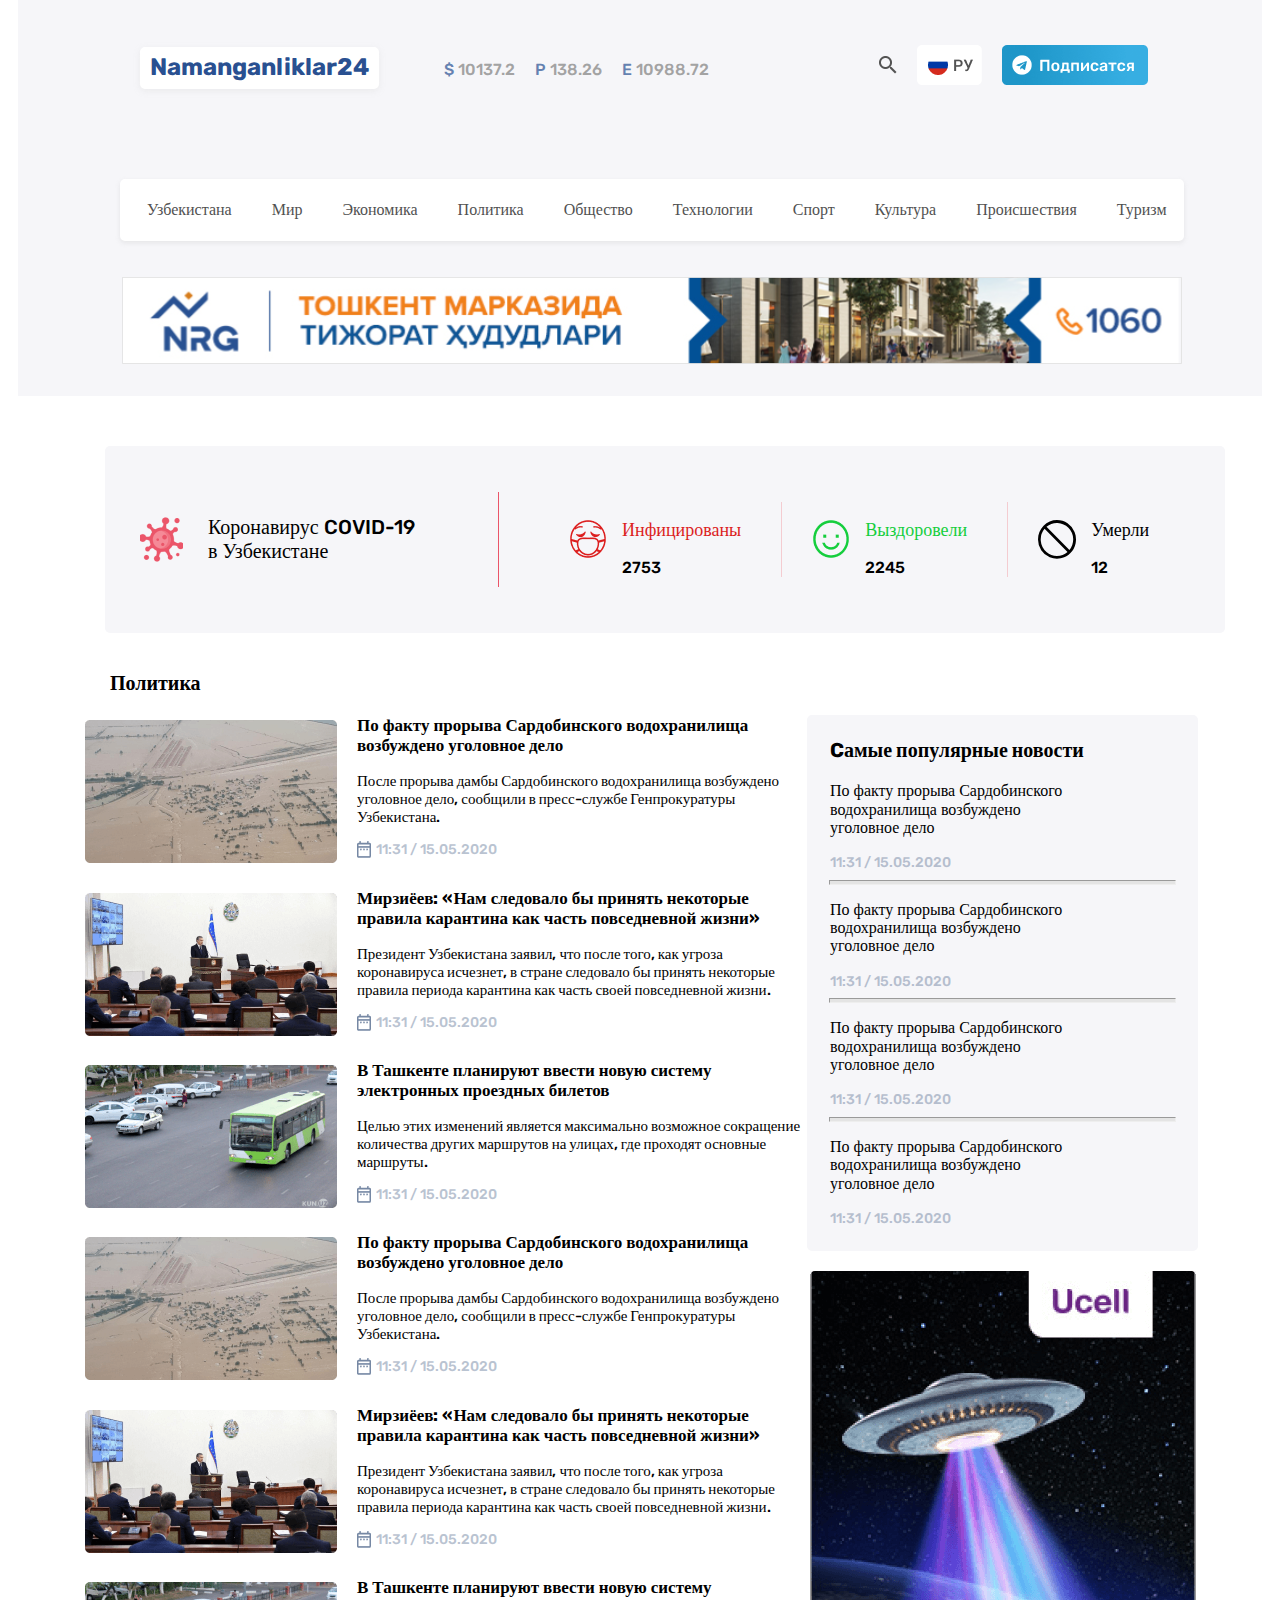
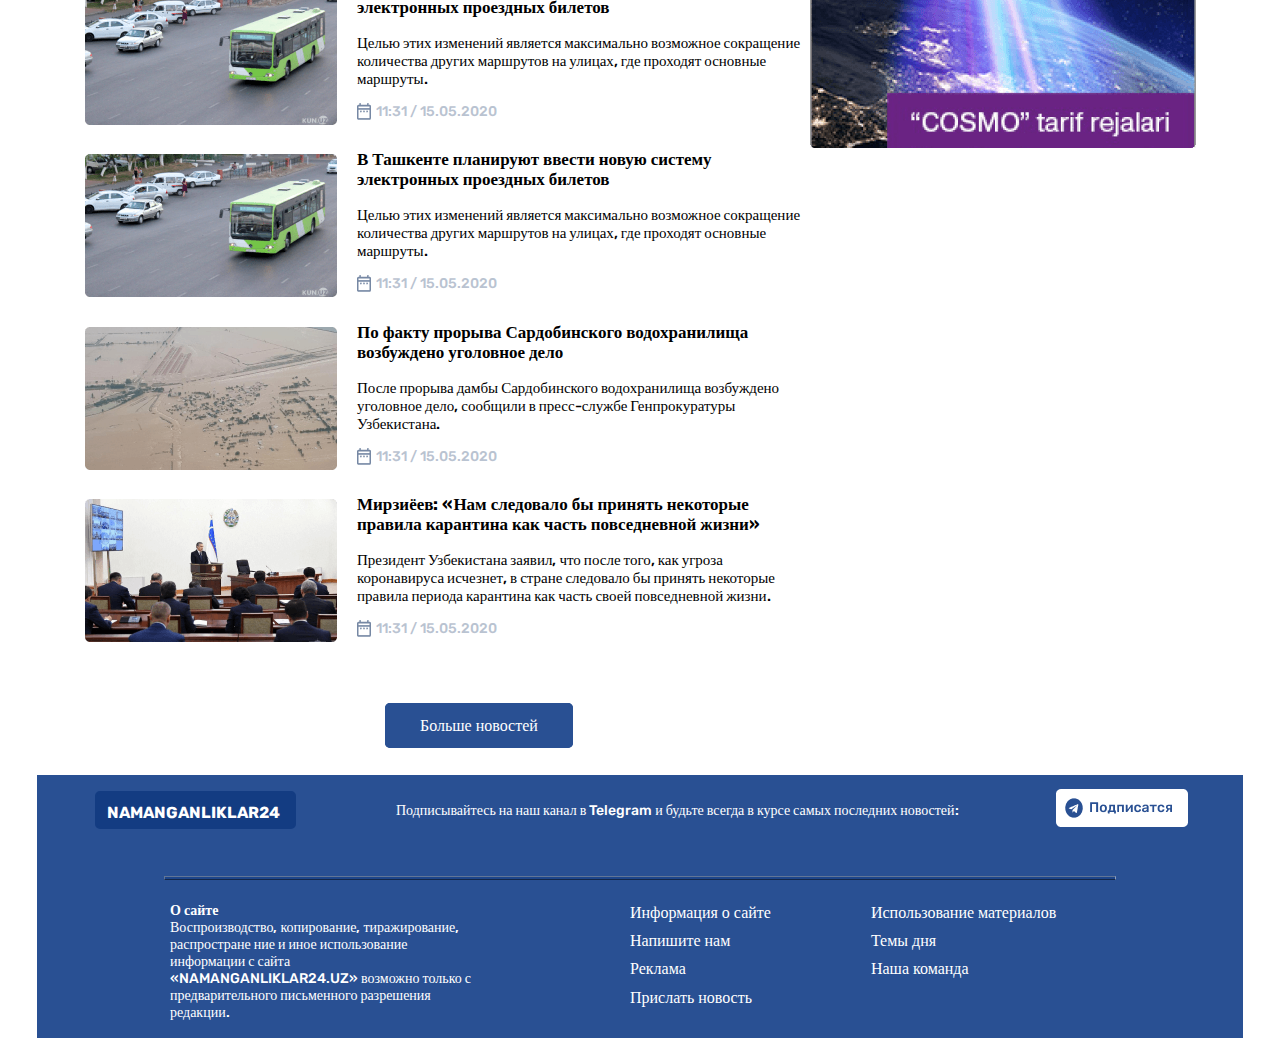
<file: list.html>
<!DOCTYPE html>
<html lang="en">
<head>
    <meta charset="UTF-8">
    <meta http-equiv="X-UA-Compatible" content="IE=edge">
    <meta name="viewport" content="width=device-width, initial-scale=1.0">
    <title>list</title>
    <link rel="stylesheet" href="css/normalize.css">
    <link rel="stylesheet" href="css/minifer.css">
</head>
<body>
        <header class="header-contant rectangle-container">
            <div class="rectangle rectangle-container">
            
                <h2 class="rectangle-title">
                    Namanganliklar24
                </h2>
                <div class="rectangle-list">
                    <ul class="rectangle-text">
                        <li class="rectangle-text-list">
                            <span class="rectangle-items">$</span> 10137.2
                        </li>
                        <li class="rectangle-text-list">
                            <span class="rectangle-items">P</span> 138.26
                        </li>
                        <li class="rectangle-text-list">
                            <span class="rectangle-items">E</span> 10988.72
                        </li>
                    </ul>
                </div>
                
                 
                    <img class="img-rectangle lupa" src="img/lupa.png.png" alt="lupa.png">
                
                    <img class="img-rectangle" src="img/rus-flag.1x.png" alt="language" 
                    srcset="img/rus-flag.1x.png, img/rus-flag.2x.png">
    
                    <img class="img-rectangle" src="img/telegramm-link.1x.png" alt="telegramm-link" 
                    srcset="img/telegramm-link.1x.png, img/telegramm-link.2x.png">
                 
            </div>

            <nav>
                <div class="container-mir">
                    <ul class="list-mir">
                        <li class="mir-items">
                            <a class="mir-link uzbekistan" href="#">Узбекистана</a>
                        </li>
                        <li class="mir-items">
                            <a class="mir-link" href="#"> Мир </a>
                        </li>
                        <li class="mir-items"> 
                           <a class="mir-link" href="#"> Экономика</a>
                        </li>
                        <li class="mir-items"> 
                            <a class="mir-link" href="#">Политика </a>
                        </li>
                        <li class="mir-items"> 
                            <a class="mir-link" href="#">Общество</a>
                        </li>
                        <li class="mir-items">
                            <a class="mir-link" href="#">Технологии</a>
                        </li>
                        <li class="mir-items">
                            <a class="mir-link" href="#">Спорт</a>
                        </li>
                        <li class="mir-items">
                            <a class="mir-link" href="#"> Культура </a>
                        </li>
                        <li class="mir-items">
                            <a class="mir-link" href="#"> Происшествия </a>
                        </li>
                        <li class="mir-items">
                            <a class="mir-link" href="#"> Туризм </a>
                        </li>
                    </ul>
                </div>
            </nav>
    
           <aside class="container-img">
                <a href="#">
                 <img class="reklama-img" src="img/reklama-banner.svg" alt="banner">
                </a>
           </aside>
        </header>

        <main>
            <div class="info">
                <div class="container">
                    <div class="info-content">
                        <div class="info-title-wrapper">
                            <img class="info-img" src="img/covid.png" alt="covid-img">
                            <p class="info-title">
                               Коронавирус COVID-19
                               в Узбекистане
                            </p>
                            <ul class="info-list">
                                <li class="info-list-item">
                                    <img class="info-list-img" src="img/virus.png" alt="virus">
                                    <div class="info-list-content-wrapper">
                                        <p class="info-list-content-title red-text">
                                           Инфицированы                                   
                                        </p>
                                        <span class="info-list-content-num">
                                               2753
                                        </span>
                                    </div>
                                </li>
                                <li class="info-list-item">
                                    <img class="info-list-img" src="img/smayler.png" alt="smayler">
                                    <div class="info-list-content-wrapper">
                                        <p class="info-list-content-title green-text">
                                           Выздоровели
                                        </p>
                                        <span class="info-list-content-num">
                                               2245
                                        </span>
                                    </div>
                                </li>
                                <li class="info-list-item">
                                    <img class="info-list-img" src="img/umer.svg" alt="ummer-img">
                                    <div class="info-list-content-wrapper">
                                        <p class="info-list-content-title">
                                           Умерли
                                        </p>
                                        <span class="info-list-content-num">
                                               12
                                        </span>
                                    </div>
                                </li>
                            </ul>
                        </div>
                    </div>
            </div>

            <div class="novosti-container">
                <h3 class="items-text">
                    Политика
                </h3>
           </div>
            
           <div class="outline-about container-father">
            <div>
                <div class="father-contant container-father">
                  <div>
                      <img class="message-img" src="img/world.png" alt="img">
                  </div>
                  <div class="father-wrapper">
                     <p class="father-wrapper-text">
                          По факту прорыва Сардобинского водохранилища возбуждено уголовное дело
                      </p>
                      <p class="father-wrapper-paragraph">
                          После прорыва дамбы Сардобинского водохранилища возбуждено
                           уголовное дело, сообщили в пресс-службе Генпрокуратуры Узбекистана.
                      </p>
                      <div class="vector-wrapper">
                          <img class="vector-img" src="img/Vector (3).png" alt="img">
                          <span class="vector-num">
                              11:31 / 15.05.2020
                          </span>
                      </div>
                  </div>
              </div>
              
              
              <div class="father-contant container-father">
                  <div>
                      <img class="message-img" src="img/majlis.png" alt="img">
                  </div>
                  <div class="father-wrapper">
                     <p class="father-wrapper-text">
                      Мирзиёев: «Нам следовало бы принять некоторые правила 
                      карантина как часть повседневной жизни»                
                      </p>
                      <p class="father-wrapper-paragraph">
                          Президент Узбекистана заявил, что после того, как угроза коронавируса исчезнет, в стране 
                          следовало бы принять некоторые правила периода карантина как часть своей повседневной жизни.
                      </p>
                      <div class="vector-wrapper">
                          <img class="vector-img" src="img/Vector (3).png" alt="img">
                          <span class="vector-num">
                              11:31 / 15.05.2020
                          </span>
                      </div>
                  </div>
              </div>
      
              
              <div class="father-contant container-father">
                  <div>
                      <img class="message-img" src="img/street.png" alt="img">
                  </div>
                  <div class="father-wrapper">
                     <p class="father-wrapper-text">
                      В Ташкенте планируют ввести новую систему электронных проездных билетов
                      </p>
                      <p class="father-wrapper-paragraph">
                          Целью этих изменений является максимально возможное сокращение количества 
                          других маршрутов на улицах, где проходят основные маршруты.
                      </p>
                      <div class="vector-wrapper">
                          <img class="vector-img" src="img/Vector (3).png" alt="img">
                          <span class="vector-num">
                              11:31 / 15.05.2020
                          </span>
                      </div>
                  </div>
              </div>
    
              <div class="father-contant container-father">
                <div>
                    <img class="message-img" src="img/world.png" alt="img">
                </div>
                <div class="father-wrapper">
                   <p class="father-wrapper-text">
                        По факту прорыва Сардобинского водохранилища возбуждено уголовное дело
                    </p>
                    <p class="father-wrapper-paragraph">
                        После прорыва дамбы Сардобинского водохранилища возбуждено
                         уголовное дело, сообщили в пресс-службе Генпрокуратуры Узбекистана.
                    </p>
                    <div class="vector-wrapper">
                        <img class="vector-img" src="img/Vector (3).png" alt="img">
                        <span class="vector-num">
                            11:31 / 15.05.2020
                        </span>
                    </div>
                </div>
            </div>

            <div class="father-contant container-father">
                <div>
                    <img class="message-img" src="img/majlis.png" alt="img">
                </div>
                <div class="father-wrapper">
                   <p class="father-wrapper-text">
                    Мирзиёев: «Нам следовало бы принять некоторые правила 
                    карантина как часть повседневной жизни»                
                    </p>
                    <p class="father-wrapper-paragraph">
                        Президент Узбекистана заявил, что после того, как угроза коронавируса исчезнет, в стране 
                        следовало бы принять некоторые правила периода карантина как часть своей повседневной жизни.
                    </p>
                    <div class="vector-wrapper">
                        <img class="vector-img" src="img/Vector (3).png" alt="img">
                        <span class="vector-num">
                            11:31 / 15.05.2020
                        </span>
                    </div>
                </div>
            </div>
    
            
            <div class="father-contant container-father">
                <div>
                    <img class="message-img" src="img/street.png" alt="img">
                </div>
                <div class="father-wrapper">
                   <p class="father-wrapper-text">
                    В Ташкенте планируют ввести новую систему электронных проездных билетов
                    </p>
                    <p class="father-wrapper-paragraph">
                        Целью этих изменений является максимально возможное сокращение количества 
                        других маршрутов на улицах, где проходят основные маршруты.
                    </p>
                    <div class="vector-wrapper">
                        <img class="vector-img" src="img/Vector (3).png" alt="img">
                        <span class="vector-num">
                            11:31 / 15.05.2020
                        </span>
                    </div>
                </div>
            </div>

            <div class="father-contant container-father">
                <div>
                    <img class="message-img" src="img/street.png" alt="img">
                </div>
                <div class="father-wrapper">
                   <p class="father-wrapper-text">
                    В Ташкенте планируют ввести новую систему электронных проездных билетов
                    </p>
                    <p class="father-wrapper-paragraph">
                        Целью этих изменений является максимально возможное сокращение количества 
                        других маршрутов на улицах, где проходят основные маршруты.
                    </p>
                    <div class="vector-wrapper">
                        <img class="vector-img" src="img/Vector (3).png" alt="img">
                        <span class="vector-num">
                            11:31 / 15.05.2020
                        </span>
                    </div>
                </div>
            </div>

            <div class="father-contant container-father">
                <div>
                    <img class="message-img" src="img/world.png" alt="img">
                </div>
                <div class="father-wrapper">
                   <p class="father-wrapper-text">
                        По факту прорыва Сардобинского водохранилища возбуждено уголовное дело
                    </p>
                    <p class="father-wrapper-paragraph">
                        После прорыва дамбы Сардобинского водохранилища возбуждено
                         уголовное дело, сообщили в пресс-службе Генпрокуратуры Узбекистана.
                    </p>
                    <div class="vector-wrapper">
                        <img class="vector-img" src="img/Vector (3).png" alt="img">
                        <span class="vector-num">
                            11:31 / 15.05.2020
                        </span>
                    </div>
                </div>
            </div>

            <div class="father-contant container-father">
                <div>
                    <img class="message-img" src="img/majlis.png" alt="img">
                </div>
                <div class="father-wrapper">
                   <p class="father-wrapper-text">
                    Мирзиёев: «Нам следовало бы принять некоторые правила 
                    карантина как часть повседневной жизни»                
                    </p>
                    <p class="father-wrapper-paragraph">
                        Президент Узбекистана заявил, что после того, как угроза коронавируса исчезнет, в стране 
                        следовало бы принять некоторые правила периода карантина как часть своей повседневной жизни.
                    </p>
                    <div class="vector-wrapper">
                        <img class="vector-img" src="img/Vector (3).png" alt="img">
                        <span class="vector-num">
                            11:31 / 15.05.2020
                        </span>
                    </div>
                </div>
            </div>
        </div>
              
              <div>
                <div class="about-reference">
                    <h3 class="reference-title">
                        Cамые популярные новости
                    </h3>
                    <p class="reference-text">
                        По факту прорыва Сардобинского водохранилища 
                        возбуждено уголовное дело
                    </p>
                    <span class="reference-date">
                        11:31 / 15.05.2020
                    </span>
                    <hr class="reference-solid">
                    <p class="reference-text">
                        По факту прорыва Сардобинского водохранилища возбуждено уголовное дело
                    </p>
                    <span class="reference-date">
                        11:31 / 15.05.2020
                    </span>
                    <hr class="reference-solid">
                    <p class="reference-text">
                        По факту прорыва Сардобинского водохранилища возбуждено уголовное дело
                    </p>
                    <span class="reference-date">
                        11:31 / 15.05.2020
                    </span>
                    <hr class="reference-solid">
                    <p class="reference-text">
                        По факту прорыва Сардобинского водохранилища возбуждено уголовное дело
                    </p>
                    <span class="reference-date">
                        11:31 / 15.05.2020
                    </span>
                </div>
                <aside class="img-about">
                    <img src="img/ucell-company.png" alt="ucell-img">
               </aside>
          
              </div>
           </div>


           <div class="link-items container-link">
            <a class="message-link" href="article.html">Больше новостей</a>
          </div>
        
        </main>

        <footer>
            <div class="sayt-wrapper container-sayt">
               <div class="about-sayt">
                <h2 class="sayt-title">
                    NAMANGANLIKLAR24
                </h2>
                <p class="sayt-paragraph">
                    Подписывайтесь на наш канал в Telegram и будьте всегда в курсе самых последних новостей:
                </p>
                
                <a href="article.html">
                    <img src="img/telegramm-link.png" alt="img">
                </a>
               </div>
               
               <hr class="sayt-solid">
               
               <div class="sayt-contant">
                        <p class="items-paragraph">
                            <span class="items">О сайте </span>
                            Воспроизводство, копирование, тиражирование, распростране ние и иное использование информации с сайта 
                            «NAMANGANLIKLAR24.UZ» возможно только с предварительного письменного разрешения редакции.
                        </p>
                        <ul class="sayt-list">
                            <li class="sayt-list-wrapper">
                                <a class="sayt-list-link" href="#">Информация о сайте </a>
                            </li>
                            <li class="sayt-list-wrapper">
                                <a class="sayt-list-link" href="#">Напишите нам </a>
                            </li>
                            <li class="sayt-list-wrapper">
                                <a class="sayt-list-link" href="#">Реклама </a>
                            </li>
                            <li class="sayt-list-wrapper">
                                <a class="sayt-list-link" href="#">Прислать новость </a>
                            </li>
                        </ul>

                        <ul class="sayt-list">
                            <li class="sayt-list-wrapper">
                                <a class="sayt-list-items" href="#">Использование материалов</a>
                            </li>
                            <li class="sayt-list-wrapper">
                                <a class="sayt-list-items" href="#"> Темы дня</a>
                            </li>
                            <li class="sayt-list-wrapper">
                                <a class="sayt-list-items" href="#">  Наша команда</a>
                            </li>
                        </ul>
                </div>
            </div>
            
   </footer>

</body>
</html>
</file>
<file: css/minifer.css>
body{margin:0;padding:0;font-family:Rubik;font-weight:500;-webkit-box-sizing:border-box;box-sizing:border-box}@font-face{font-family:Rubik;font-style:normal;font-weight:500;src:local(''),url(../fonts/rubik-v14-latin-500.woff2) format('woff2'),url(../fonts/rubik-v14-latin-500.woff) format('woff')}@font-face{font-family:Rubik;font-style:normal;font-weight:700;src:local(''),url(../fonts/rubik-v14-latin-700.woff2) format('woff2'),url(../fonts/rubik-v14-latin-700.woff) format('woff')}.header-contant{width:1240px;border:2px solid #f6f6f9;background:#f6f6f9;margin-left:100px;margin-bottom:20px}.rectangle{display:-webkit-box;display:-ms-flexbox;display:flex;-webkit-box-align:center;-ms-flex-align:center;align-items:center}.rectangle-container{max-width:1400px;margin-left:auto;margin-right:auto}.rectangle-title{font-style:normal;font-weight:700;margin-left:120px;margin-top:45px;color:#295091;margin-right:25px;border:2px solid #fff;background:#fff;-webkit-box-shadow:0 2px 6px rgba(202,202,202,.25);box-shadow:0 2px 6px rgba(202,202,202,.25);border-radius:5px;padding:5px 8px}.rectangle-title:hover{color:#6594e4}.rectangle-title:active{color:#0f47a8}.rectangle-text{display:-webkit-box;display:-ms-flexbox;display:flex;list-style-type:none}.rectangle-text-list{margin-right:20px;margin-top:28px;color:gray;opacity:.7;font-style:normal;font-size:16px;line-height:19px}.rectangle-items{color:#285193;opacity:1}.img-rectangle{-webkit-box-align:center;-ms-flex-align:center;align-items:center;margin-top:20px;margin-right:20px}.lupa{margin-left:150px}.container-mir{max-width:1400px;margin-left:auto;margin-right:auto}.list-mir{width:1060px;display:-webkit-box;display:-ms-flexbox;display:flex;list-style-type:none;border:2px solid #fff;margin-top:70px;background:#fff;-webkit-box-shadow:0 2px 5px rgba(159,159,159,.19);box-shadow:0 2px 5px rgba(159,159,159,.19);border-radius:5px;padding:20px 0 20px 0;margin-left:100px}.mir-items{margin-right:40px}.uzbekistan{margin-left:25px}.mir-link{font-style:normal;font-weight:500;text-decoration:none;color:#515151}.container-img{max-width:1405px;margin-left:auto;margin-right:auto}.reklama-img{width:1060px;height:100;margin-top:20px;margin-left:102px;padding-bottom:25px}.container{max-width:1280px;padding:0 20px;margin-left:auto;margin-right:auto}.info{margin-top:50px}.info-content{width:1050px;display:-webkit-box;display:-ms-flexbox;display:flex;padding:30px 35px;background-color:#f6f6f9;border-radius:5px;margin-left:85px}.info-title-wrapper{display:-webkit-box;display:-ms-flexbox;display:flex;-webkit-box-align:center;-ms-flex-align:center;align-items:center}.info-img{margin-right:25px}.info-title{margin-right:70px;width:220px;font-style:normal;font-weight:500;font-size:20px;line-height:24px}.info-list{display:-webkit-box;display:-ms-flexbox;display:flex;list-style-type:none;border-left:1px solid #eb5569}.info-list-item{padding-left:30px;margin:10px 0;margin-right:40px;display:-webkit-box;display:-ms-flexbox;display:flex;-webkit-box-align:center;-ms-flex-align:center;align-items:center}.info-list-item:not(:first-child){border-left:1px solid #f4ccd1}.info-list-img{margin-right:15px}.info-list-content-title{font-style:normal;font-weight:400;font-size:18px;line-height:21px}.red-text{color:#dc1e1e}.green-text{color:#15ce3d}.contant-info{display:-webkit-box;display:-ms-flexbox;display:flex;margin-top:10px;margin-bottom:20px}.container-info{max-width:1240px;margin-left:auto;margin-right:auto}.prezident-img{margin-left:50px;margin-right:0}.contant-text{width:320px;font-style:normal;font-weight:700;font-size:17px;line-height:20px;color:#202020}.contant-num{width:125px;font-style:normal;font-weight:400;font-size:14px;line-height:17px;color:#6b6d97}.contant-img{margin-right:50px}.prezident-text{margin-left:50px}.year{margin-left:50px}.sardoba-text{width:290px}.icon-contant{margin:0;display:-webkit-box;display:-ms-flexbox;display:flex;width:1050px;-webkit-box-align:center;-ms-flex-align:center;align-items:center;border:2px solid rgba(239,186,84,.18);background:rgba(239,186,84,.18);border-radius:5px;margin-top:55px}.icon-container{max-width:1050px;margin-left:auto;margin-right:auto}.icon-img{padding:28px 0 28px 35px}.icon-text{font-style:normal;font-weight:700;font-size:20px;line-height:24px;color:#000;padding-left:17px;padding-right:225px}.icon-link{border:2px solid rgba(255,139,54,.9);background:-webkit-gradient(linear,left top,right top,from(#fe5c28),color-stop(88.43%,rgba(255,139,54,.9)));background:-o-linear-gradient(left,#fe5c28 0,rgba(255,139,54,.9) 88.43%);background:linear-gradient(90deg,#fe5c28 0,rgba(255,139,54,.9) 88.43%);border-radius:5px;padding:8px 8px 8px 15px;text-decoration:none;color:#fff}.novosti-container{max-width:1220px;padding:0 20px;margin-left:auto;margin-right:auto}.items-text{font-style:normal;font-weight:700;font-size:20px;line-height:24px;margin-left:80px;margin-top:38px}.outline-about{display:-webkit-box;display:-ms-flexbox;display:flex}.father-contant{display:-webkit-box;display:-ms-flexbox;display:flex;margin-bottom:20px}.container-father{max-width:1230px;margin-left:auto;margin-right:auto}.message-img{margin-left:60px;margin-top:5px}.father-wrapper-text{width:435px;margin-top:0;font-style:normal;font-weight:700;font-size:17px;line-height:20px;margin-left:20px}.father-wrapper-paragraph{width:450px;margin:0;font-style:normal;font-weight:400;font-size:15px;line-height:18px;margin-left:20px}.vector-wrapper{display:-webkit-box;display:-ms-flexbox;display:flex;-webkit-box-align:center;-ms-flex-align:center;align-items:center}.vector-img{margin-left:20px;margin-top:15px}.vector-num{font-style:normal;font-weight:400;font-size:14px;line-height:17px;color:#7688a4;margin-left:5px;margin-top:15px;opacity:.5}.about-reference{width:385px;height:530px;margin-bottom:20px;border:3px solid #f6f6f9;background:#f6f6f9;border-radius:5px}.reference-title{font-style:normal;font-weight:700;font-size:20px;line-height:24px;padding:0 85px 0 20px}.reference-text{width:250px;padding:0 20px}.reference-date{font-style:normal;font-weight:400;font-size:14px;line-height:17px;color:#7688a4;opacity:.5;padding-left:20px}.reference-solid{width:345px;height:3px;background:#e4e4e4}.img-about{margin-left:3px}.container-link{max-width:1230px;margin-left:auto;margin-right:auto}.message-link{text-decoration:none;margin-left:360px;border:3px solid #295093;background:#295093;border-radius:5px;color:#fff;padding:10px 32px;margin-top:25px}.reklama-content{width:1100px;margin-top:40px;display:-webkit-box;display:-ms-flexbox;display:flex;-webkit-box-align:center;-ms-flex-align:center;align-items:center;border:3px solid #f6f6f9}.container-items{max-width:1120px;margin-left:auto;margin-right:auto}.phone-img{padding-left:60px}.title-items{font-style:normal;font-weight:700;font-size:24px;line-height:28px;color:#295093;padding-top:65px}.paragraph-items{width:490px;font-style:normal;font-weight:700;font-size:18px;line-height:21px;padding-bottom:65px}.about-namang{text-transform:uppercase}.play-img{padding-left:35px;padding-right:20px}.sayt-wrapper{width:1440px;border:3px solid #295093;background-color:#295093;margin-top:40px;margin-right:0}.container-sayt{max-width:1200px;margin-left:auto;margin-right:auto}.about-sayt{display:-webkit-box;display:-ms-flexbox;display:flex;-webkit-box-align:center;-ms-flex-align:center;align-items:center;padding-bottom:25px}.sayt-title{width:175px;border:2px solid #133c82;font-style:normal;padding:10px 12px 5px 10px;font-weight:700;font-size:16px;line-height:19px;color:#fff;background:#133c82;border-radius:5px;margin-left:55px}.sayt-title:hover{color:#f5f5f5;background:#1a4fac}.sayt-paragraph{width:660px;font-style:normal;font-weight:500;font-size:14px;line-height:17px;color:#fff;padding-left:100px}.telegramm-img{padding-left:0;padding-right:0}.sayt-solid{width:950px;height:2px;border-bottom:1px solid #000;background:#133c82;opacity:.5}.sayt-contant{display:-webkit-box;display:-ms-flexbox;display:flex}.items{padding-right:300px;padding-top:12px;font-style:normal;font-weight:700;font-size:14px;line-height:17px;color:#fff}.items-paragraph{width:310px;font-style:normal;font-weight:500;font-size:14px;line-height:17px;color:#fff;margin-left:130px}.sayt-list{list-style-type:none}.sayt-list-wrapper{padding-bottom:10px}.sayt-list-link{color:#fff;text-decoration:none;padding-left:110px}.sayt-list-items{color:#fff;text-decoration:none;padding-left:60px}.link-items{margin-top:50px}.assembly{display:-webkit-box;display:-ms-flexbox;display:flex;-webkit-box-align:center;-ms-flex-align:center;align-items:center}.assembly-title{width:794px;font-style:normal;font-weight:700;font-size:24px;line-height:28px;margin-left:50px;margin-bottom:13px}.date-wrapper{display:-webkit-box;display:-ms-flexbox;display:flex;-webkit-box-align:center;-ms-flex-align:center;align-items:center}.date-img{margin-left:50px;margin-right:5px;margin-bottom:15px}.vector-date{width:512px;font-style:normal;font-weight:400;font-size:14px;line-height:17px;color:#7688a4;margin-bottom:15px;margin-top:2px}.assembly-img{margin-left:50px}.about-may{width:700px;font-style:normal;font-weight:700;font-size:18px;line-height:21px;margin-left:50px}.assembly-paragraph{width:750px;margin-left:50px}.assembly-text{width:426px;font-style:normal;font-weight:700;font-size:18px;line-height:21px;margin-left:50px}.content-list{display:-webkit-box;display:-ms-flexbox;display:flex;-webkit-box-align:center;-ms-flex-align:center;align-items:center;list-style-type:none}.content-wrapper{margin-right:10px}.link-hokim{margin-left:45px}.list-link{text-decoration:none;color:#28508e}.list-solid{color:#ebebeb;width:790px;margin-left:0;margin-left:68px}.main-text{font-style:normal;font-weight:700;font-size:20px;line-height:24px;margin-left:75px;margin-bottom:40px}.main{display:-webkit-box;display:-ms-flexbox;display:flex}.main-contant{-webkit-box-orient:vertical;-webkit-box-direction:normal;-ms-flex-direction:column;flex-direction:column}.main-title{font-style:normal;font-weight:500;font-size:24px;line-height:28px;margin-left:90px}.form{width:500px;display:-webkit-box;display:-ms-flexbox;display:flex;-webkit-box-orient:vertical;-webkit-box-direction:normal;-ms-flex-direction:column;flex-direction:column;margin-left:90px}.input{padding:15px 0 15px 15px;margin-bottom:20px;color:#888}.textarea{padding:15px 0 15px 15px;margin-bottom:20px;color:#888}.form-file{width:200px;display:-webkit-box;display:-ms-flexbox;display:flex;-webkit-box-orient:vertical;-webkit-box-direction:normal;-ms-flex-direction:column;flex-direction:column;margin-left:90px}.wrapper-input{display:-webkit-box;display:-ms-flexbox;display:flex;-webkit-box-align:center;-ms-flex-align:center;align-items:center}.input-file{padding:15px 0 15px 15px;margin-bottom:10px;color:#888;width:180px}.items-kod{margin-left:18px;letter-spacing:10px}.file-img{position:absolute;left:260px;top:1105px;cursor:pointer}.password-items{padding:15px 60px;color:#fff;background:#295093;border:2px solid rgba(40,81,147,.54);-webkit-box-sizing:border-box;box-sizing:border-box;border-radius:5px}.password-items:hover{background:#6596e9}.wrapper-father{width:510px;height:280px;background:#fff;border:2px solid #bcc3cd;-webkit-box-sizing:border-box;box-sizing:border-box;border-radius:5px;background:rgba(251,253,255,.979);-webkit-box-shadow:0 8px 9px rgba(57,57,57,.25);box-shadow:0 8px 9px rgba(57,57,57,.25);border-radius:5px;margin-left:60px;margin-top:60px}.title-namang{text-transform:uppercase;padding-left:220px;color:#295091}.wrapper-contant{display:-webkit-box;display:-ms-flexbox;display:flex}.wrapper-contant-list{list-style-type:none;padding-left:25px}.list-items{padding-top:0;padding-bottom:30px}.wrapper-list-link{text-decoration:none;color:#888}.items-link{padding-top:10px}.contant-items{padding-top:18px;padding-right:0}.gmail-info{color:#888;padding-left:120px}.img-contant{display:-webkit-box;display:-ms-flexbox;display:flex;-webkit-box-align:center;-ms-flex-align:center;align-items:center;padding-left:200px;padding-top:20px;padding-right:60px}.link-contant{margin-left:10px;padding-bottom:18px}.tg-link{padding-left:180px;padding-bottom:10px}.apps-img{padding-left:60px}.play-img{padding-right:15px}
</file>
